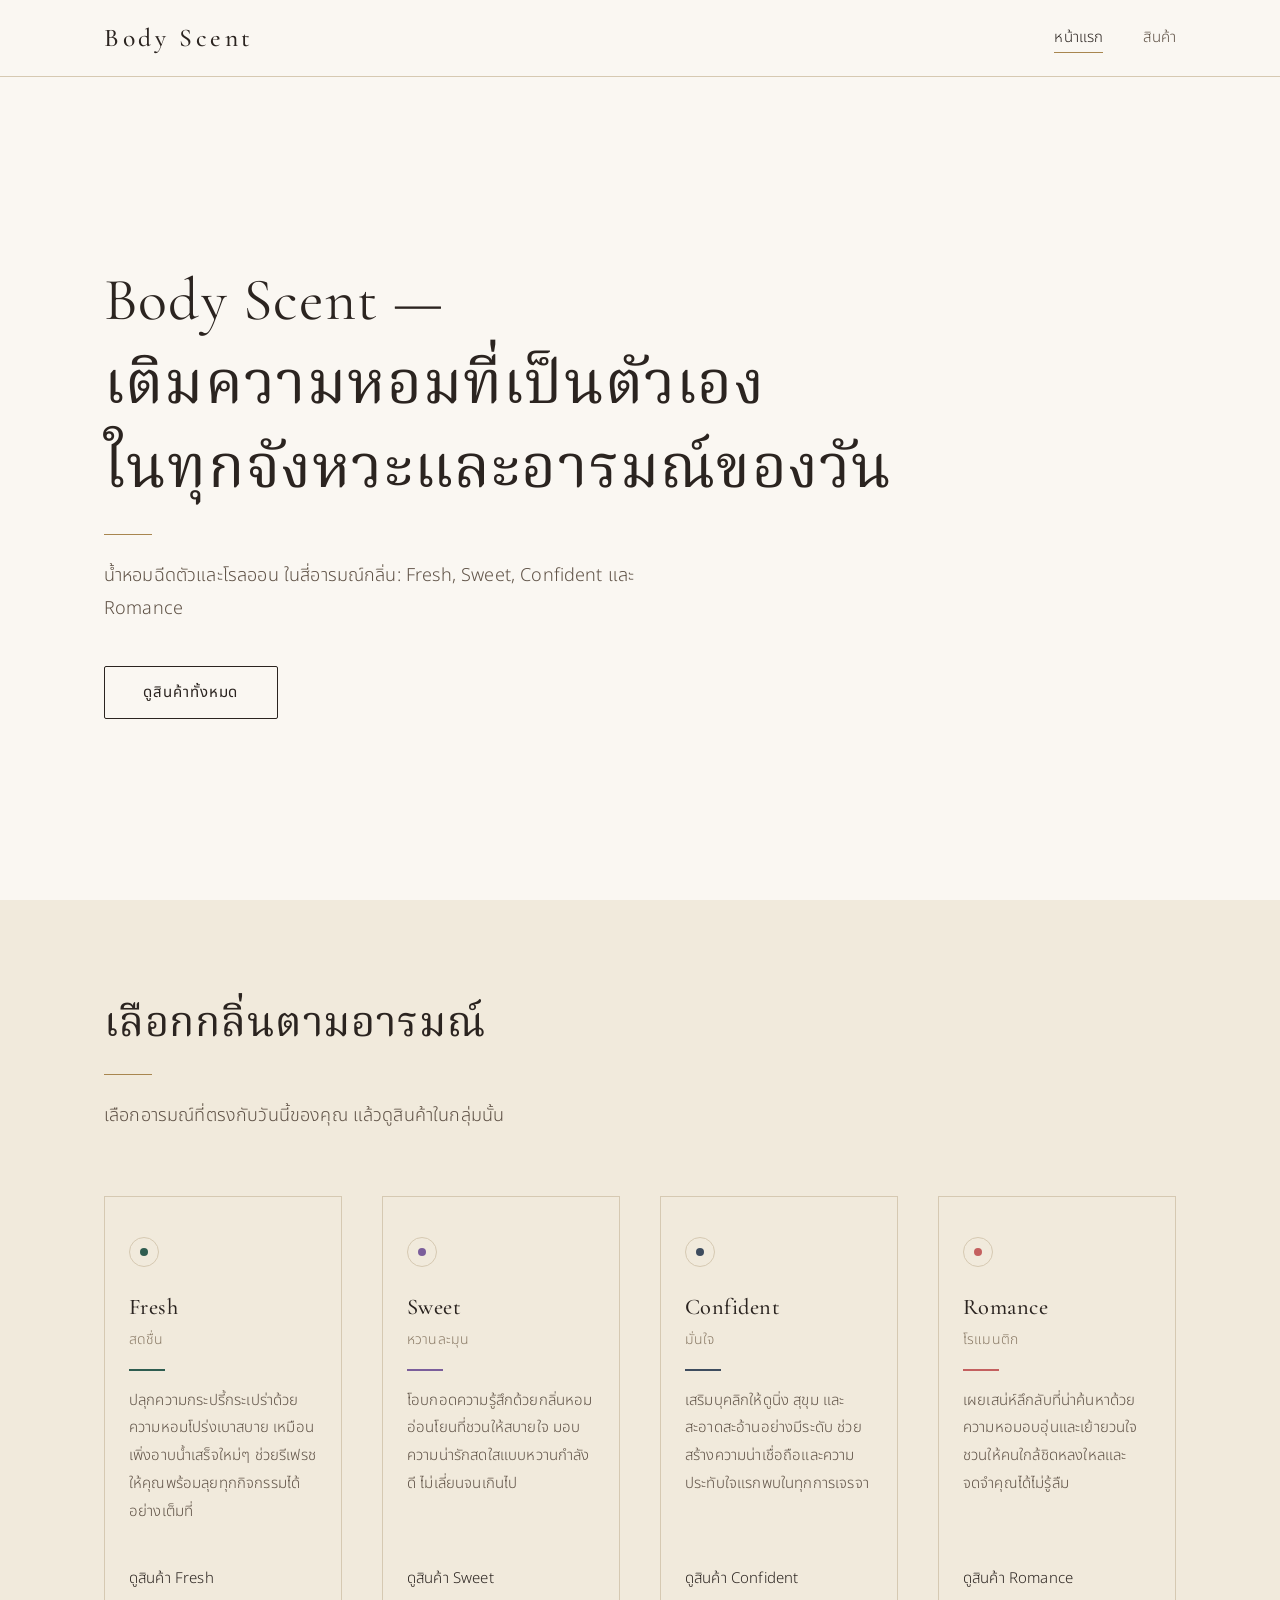
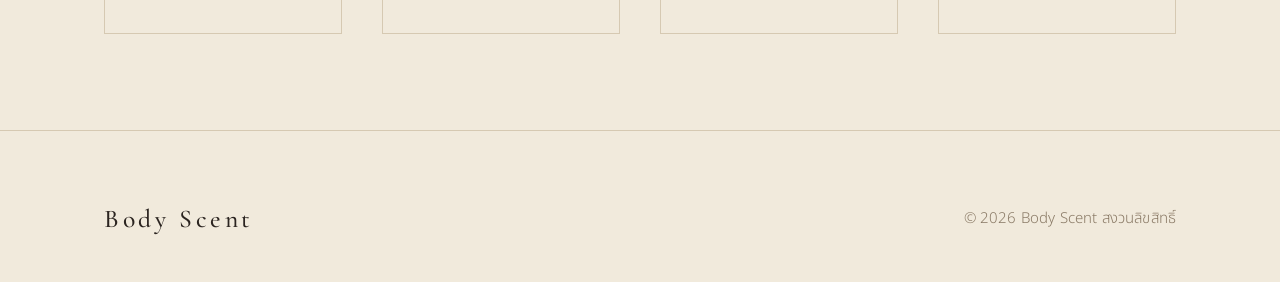
<file: index.html>
<!DOCTYPE html>
<html lang="th">
<head>
  <meta charset="UTF-8">
  <meta name="viewport" content="width=device-width, initial-scale=1">
  <title>Body Scent — น้ำหอมฉีดตัวและโรลออน</title>
  <meta name="description" content="Body Scent เติมความหอมที่เป็นตัวเอง ในทุกจังหวะและอารมณ์ของวัน น้ำหอมฉีดตัวและโรลออน 4 อารมณ์กลิ่น">
  <link rel="stylesheet" href="style.css">

  <!-- สไตล์เฉพาะหน้านี้ (hero เต็มจอ + การ์ด mood) -->
  <style>
    .hero {
      display: flex;
      align-items: center;
      min-height: calc(100vh - 77px);
      min-height: calc(100svh - 77px);
      padding: var(--space-6) 0;
    }

    .hero h1 {
      max-width: 20em;
      margin-bottom: 0;
      font-size: clamp(2rem, 4.8vw, 3.75rem);
      line-height: 1.4;
      text-wrap: balance;
    }

    .hero-line { display: block; }

    .hero .lead { margin-bottom: var(--space-4); }

    .mood-card {
      display: flex;
      flex-direction: column;
      padding: var(--space-4) var(--space-3);
      border: 1px solid var(--line);
      transition: border-color 0.3s ease;
    }

    .mood-card:hover,
    .mood-card:focus-visible { border-color: var(--ink); }

    .mood-icon {
      display: grid;
      place-items: center;
      width: 30px;
      height: 30px;
      margin-bottom: var(--space-3);
      border: 1px solid var(--line);
      border-radius: 50%;
    }

    .mood-icon::after {
      content: "";
      width: 8px;
      height: 8px;
      border-radius: 50%;
      background: var(--mood);
    }

    .mood-card h3 { margin-bottom: 0.25rem; line-height: 1.4; }
    .mood-card p { font-size: 0.9375rem; }

    .mood-card__cta {
      margin-top: auto;
      padding-top: var(--space-3);
      font-size: 0.9375rem;
      color: var(--ink);
    }

    @media (max-width: 720px) {
      .hero {
        min-height: calc(100vh - 116px);
        min-height: calc(100svh - 116px);
        padding: var(--space-5) 0;
      }
    }
  </style>
</head>
<body>

  <header class="site-header">
    <div class="container">
      <a class="brand" href="index.html">Body Scent</a>
      <nav aria-label="เมนูหลัก">
        <ul class="nav">
          <li><a href="index.html" aria-current="page">หน้าแรก</a></li>
          <li><a href="product.html">สินค้า</a></li>
        </ul>
      </nav>
    </div>
  </header>

  <main>
    <section class="hero">
      <div class="container">
        <h1>
          <span class="hero-line">Body Scent —</span>
          <span class="hero-line">เติมความหอมที่เป็นตัวเอง</span>
          <span class="hero-line">ในทุกจังหวะและอารมณ์ของวัน</span>
        </h1>
        <span class="rule" aria-hidden="true"></span>
        <p class="lead">น้ำหอมฉีดตัวและโรลออน ในสี่อารมณ์กลิ่น: Fresh, Sweet, Confident และ Romance</p>
        <a class="btn" href="product.html">ดูสินค้าทั้งหมด</a>
      </div>
    </section>

    <section class="section section--cream" id="moods">
      <div class="container">
        <div class="section-head">
          <h2>เลือกกลิ่นตามอารมณ์</h2>
          <span class="rule" aria-hidden="true"></span>
          <p class="lead">เลือกอารมณ์ที่ตรงกับวันนี้ของคุณ แล้วดูสินค้าในกลุ่มนั้น</p>
        </div>

        <div class="grid grid--4">

          <a class="mood-card mood-fresh" href="product.html?mood=fresh">
            <span class="mood-icon" aria-hidden="true"></span>
            <h3>Fresh</h3>
            <span class="caption">สดชื่น</span>
            <span class="mood-rule" aria-hidden="true"></span>
            <p>ปลุกความกระปรี้กระเปร่าด้วยความหอมโปร่งเบาสบาย เหมือนเพิ่งอาบน้ำเสร็จใหม่ๆ ช่วยรีเฟรชให้คุณพร้อมลุยทุกกิจกรรมได้อย่างเต็มที่</p>
            <span class="mood-card__cta">ดูสินค้า Fresh</span>
          </a>

          <a class="mood-card mood-sweet" href="product.html?mood=sweet">
            <span class="mood-icon" aria-hidden="true"></span>
            <h3>Sweet</h3>
            <span class="caption">หวานละมุน</span>
            <span class="mood-rule" aria-hidden="true"></span>
            <p>โอบกอดความรู้สึกด้วยกลิ่นหอมอ่อนโยนที่ชวนให้สบายใจ มอบความน่ารักสดใสแบบหวานกำลังดี ไม่เลี่ยนจนเกินไป</p>
            <span class="mood-card__cta">ดูสินค้า Sweet</span>
          </a>

          <a class="mood-card mood-confident" href="product.html?mood=confident">
            <span class="mood-icon" aria-hidden="true"></span>
            <h3>Confident</h3>
            <span class="caption">มั่นใจ</span>
            <span class="mood-rule" aria-hidden="true"></span>
            <p>เสริมบุคลิกให้ดูนิ่ง สุขุม และสะอาดสะอ้านอย่างมีระดับ ช่วยสร้างความน่าเชื่อถือและความประทับใจแรกพบในทุกการเจรจา</p>
            <span class="mood-card__cta">ดูสินค้า Confident</span>
          </a>

          <a class="mood-card mood-romance" href="product.html?mood=romance">
            <span class="mood-icon" aria-hidden="true"></span>
            <h3>Romance</h3>
            <span class="caption">โรแมนติก</span>
            <span class="mood-rule" aria-hidden="true"></span>
            <p>เผยเสน่ห์ลึกลับที่น่าค้นหาด้วยความหอมอบอุ่นและเย้ายวนใจ ชวนให้คนใกล้ชิดหลงใหลและจดจำคุณได้ไม่รู้ลืม</p>
            <span class="mood-card__cta">ดูสินค้า Romance</span>
          </a>

        </div>
      </div>
    </section>
  </main>

  <footer class="site-footer">
    <div class="container">
      <a class="brand" href="index.html">Body Scent</a>
      <p>© 2026 Body Scent สงวนลิขสิทธิ์</p>
    </div>
  </footer>

  <script src="script.js"></script>
</body>
</html>
</file>
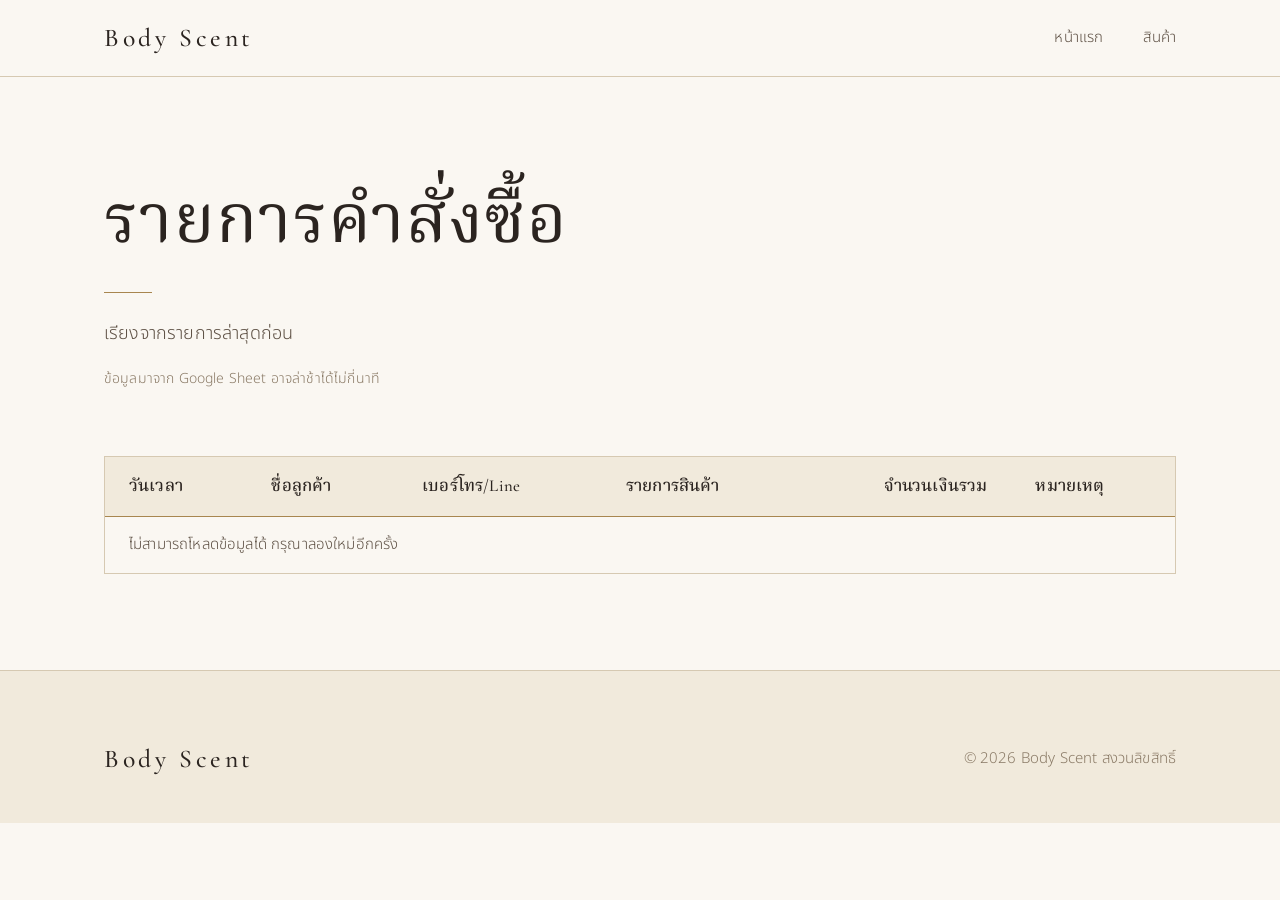
<file: admin.html>
<!DOCTYPE html>
<html lang="th">
<head>
  <meta charset="UTF-8">
  <meta name="viewport" content="width=device-width, initial-scale=1">
  <meta name="robots" content="noindex, nofollow">
  <title>รายการคำสั่งซื้อ | Body Scent</title>
  <link rel="stylesheet" href="style.css">

  <style>
    .page-head h1 { line-height: 1.4; }

    .table-wrap {
      overflow-x: auto;
      border: 1px solid var(--line);
    }

    #ordersTable {
      width: 100%;
      min-width: 820px;
      border-collapse: collapse;
      font-size: 0.9375rem;
      line-height: 1.6;
    }

    #ordersTable th,
    #ordersTable td {
      padding: var(--space-2) var(--space-3);
      text-align: left;
      vertical-align: top;
      border-bottom: 1px solid var(--line);
    }

    #ordersTable thead th {
      font-family: var(--font-display);
      font-size: 1.05rem;
      font-weight: 500;
      color: var(--ink);
      white-space: nowrap;
      background: var(--cream);
      border-bottom: 1px solid var(--bronze);
    }

    #ordersTable tbody td { color: var(--ink-soft); }
    #ordersTable tbody tr:last-child td { border-bottom: 0; }

    #ordersTable th:first-child,
    #ordersTable td:first-child { white-space: nowrap; }

    #ordersTable th:nth-child(5),
    #ordersTable td:nth-child(5) { text-align: right; white-space: nowrap; }
  </style>
</head>
<body>

  <header class="site-header">
    <div class="container">
      <a class="brand" href="index.html">Body Scent</a>
      <nav aria-label="เมนูหลัก">
        <ul class="nav">
          <li><a href="index.html">หน้าแรก</a></li>
          <li><a href="product.html">สินค้า</a></li>
        </ul>
      </nav>
    </div>
  </header>

  <main>
    <section class="section">
      <div class="container">
        <div class="section-head page-head">
          <h1>รายการคำสั่งซื้อ</h1>
          <span class="rule" aria-hidden="true"></span>
          <p class="lead">เรียงจากรายการล่าสุดก่อน</p>
          <p class="caption">ข้อมูลมาจาก Google Sheet อาจล่าช้าได้ไม่กี่นาที</p>
        </div>

        <div class="table-wrap">
          <table id="ordersTable">
            <thead>
              <tr>
                <th scope="col">วันเวลา</th>
                <th scope="col">ชื่อลูกค้า</th>
                <th scope="col">เบอร์โทร/Line</th>
                <th scope="col">รายการสินค้า</th>
                <th scope="col">จำนวนเงินรวม</th>
                <th scope="col">หมายเหตุ</th>
              </tr>
            </thead>
            <tbody></tbody>
          </table>
        </div>
      </div>
    </section>
  </main>

  <footer class="site-footer">
    <div class="container">
      <a class="brand" href="index.html">Body Scent</a>
      <p>© 2026 Body Scent สงวนลิขสิทธิ์</p>
    </div>
  </footer>

  <script src="script.js"></script>
</body>
</html>
</file>
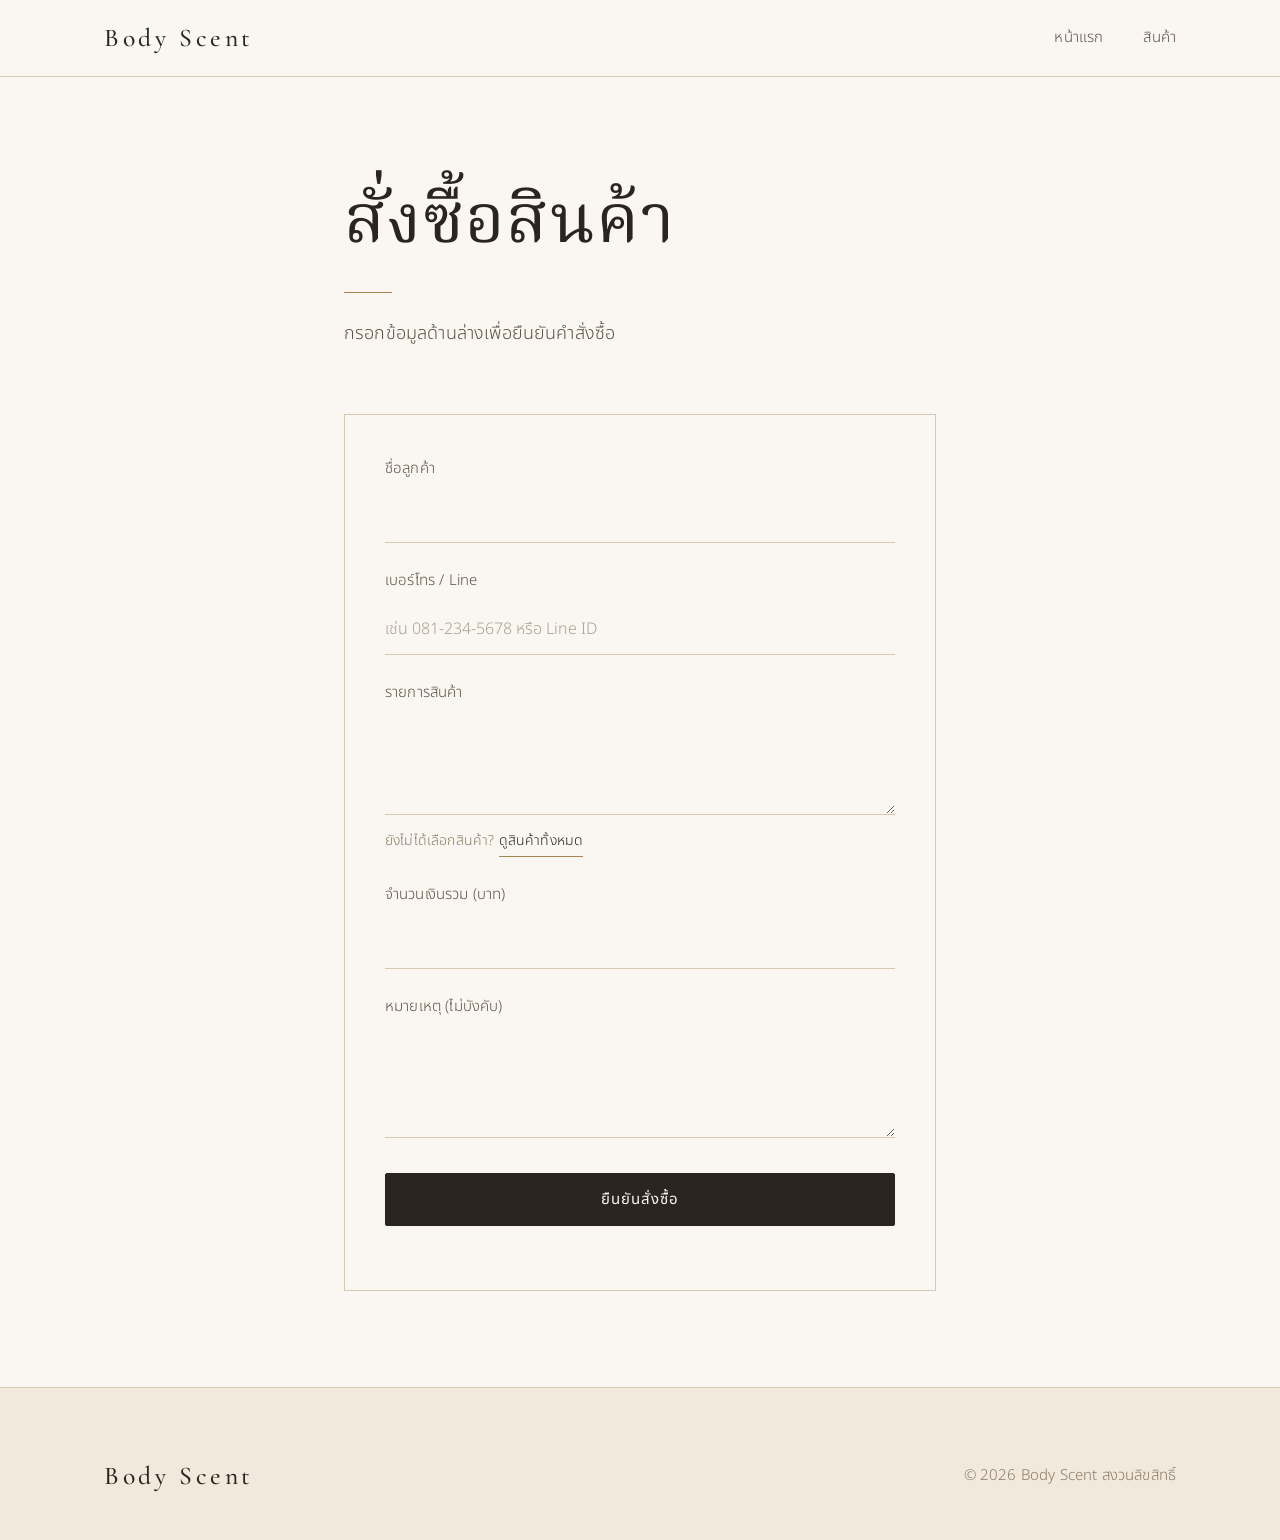
<file: order.html>
<!DOCTYPE html>
<html lang="th">
<head>
  <meta charset="UTF-8">
  <meta name="viewport" content="width=device-width, initial-scale=1">
  <title>สั่งซื้อ | Body Scent</title>
  <meta name="description" content="กรอกข้อมูลเพื่อสั่งซื้อสินค้า Body Scent">
  <link rel="stylesheet" href="style.css">

  <style>
    .page-head h1 { line-height: 1.4; }
    .order-wrap { max-width: 640px; }
    .field textarea#items { min-height: 90px; }
  </style>
</head>
<body>

  <header class="site-header">
    <div class="container">
      <a class="brand" href="index.html">Body Scent</a>
      <nav aria-label="เมนูหลัก">
        <ul class="nav">
          <li><a href="index.html">หน้าแรก</a></li>
          <li><a href="product.html">สินค้า</a></li>
        </ul>
      </nav>
    </div>
  </header>

  <main>
    <section class="section">
      <div class="container order-wrap">
        <div class="section-head page-head">
          <h1>สั่งซื้อสินค้า</h1>
          <span class="rule" aria-hidden="true"></span>
          <p class="lead">กรอกข้อมูลด้านล่างเพื่อยืนยันคำสั่งซื้อ</p>
        </div>

        <form id="orderForm" class="panel">

          <div class="field">
            <label for="customerName">ชื่อลูกค้า</label>
            <input type="text" id="customerName" name="customerName" autocomplete="name" required>
          </div>

          <div class="field">
            <label for="contact">เบอร์โทร / Line</label>
            <input type="text" id="contact" name="contact" placeholder="เช่น 081-234-5678 หรือ Line ID" required>
          </div>

          <div class="field">
            <label for="items">รายการสินค้า</label>
            <textarea id="items" name="items" rows="3" required></textarea>
            <span class="caption">ยังไม่ได้เลือกสินค้า? <a class="link-line" href="product.html">ดูสินค้าทั้งหมด</a></span>
          </div>

          <div class="field">
            <label for="total">จำนวนเงินรวม (บาท)</label>
            <input type="number" id="total" name="total" min="0" step="any" inputmode="decimal" required>
          </div>

          <div class="field">
            <label for="note">หมายเหตุ (ไม่บังคับ)</label>
            <textarea id="note" name="note" rows="3"></textarea>
          </div>

          <button type="submit" class="btn btn--solid btn--block">ยืนยันสั่งซื้อ</button>

          <p id="formMessage" class="form-message" role="status" aria-live="polite"></p>
        </form>
      </div>
    </section>
  </main>

  <footer class="site-footer">
    <div class="container">
      <a class="brand" href="index.html">Body Scent</a>
      <p>© 2026 Body Scent สงวนลิขสิทธิ์</p>
    </div>
  </footer>

  <script src="script.js"></script>
</body>
</html>
</file>
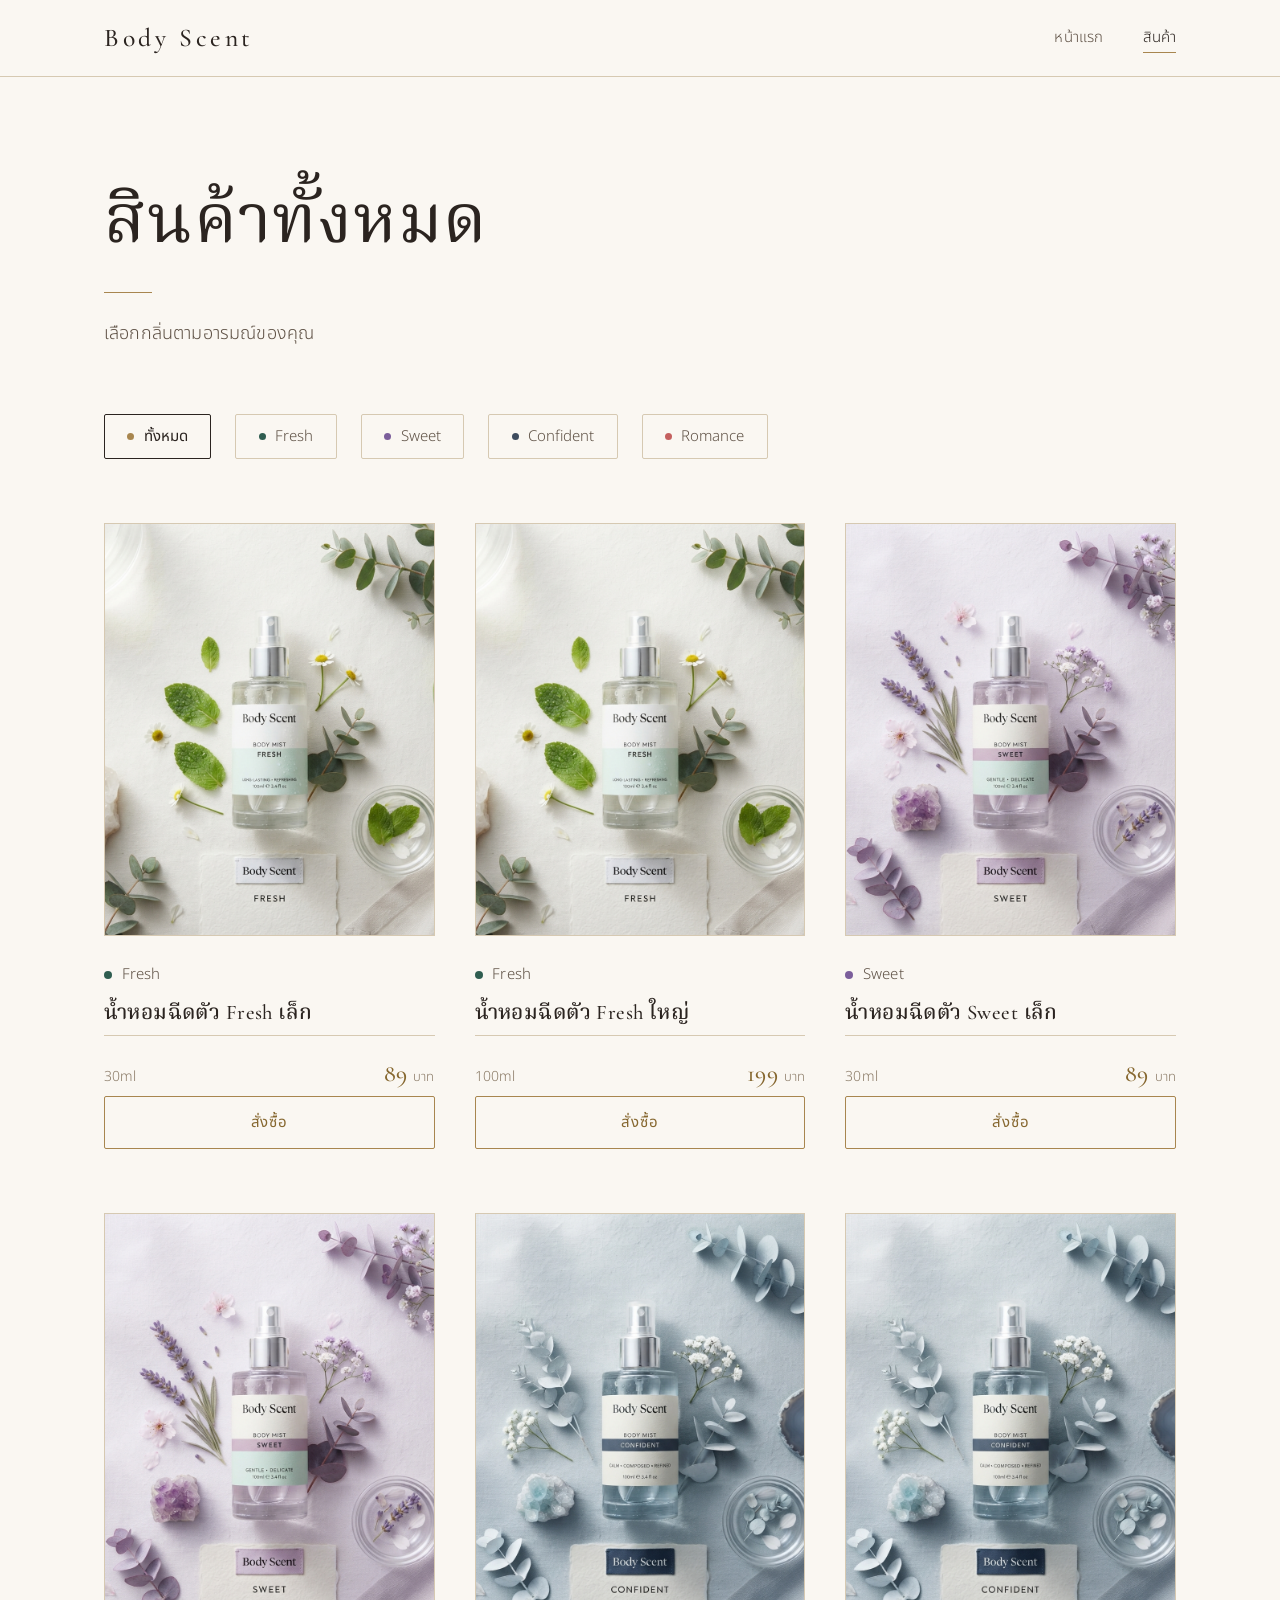
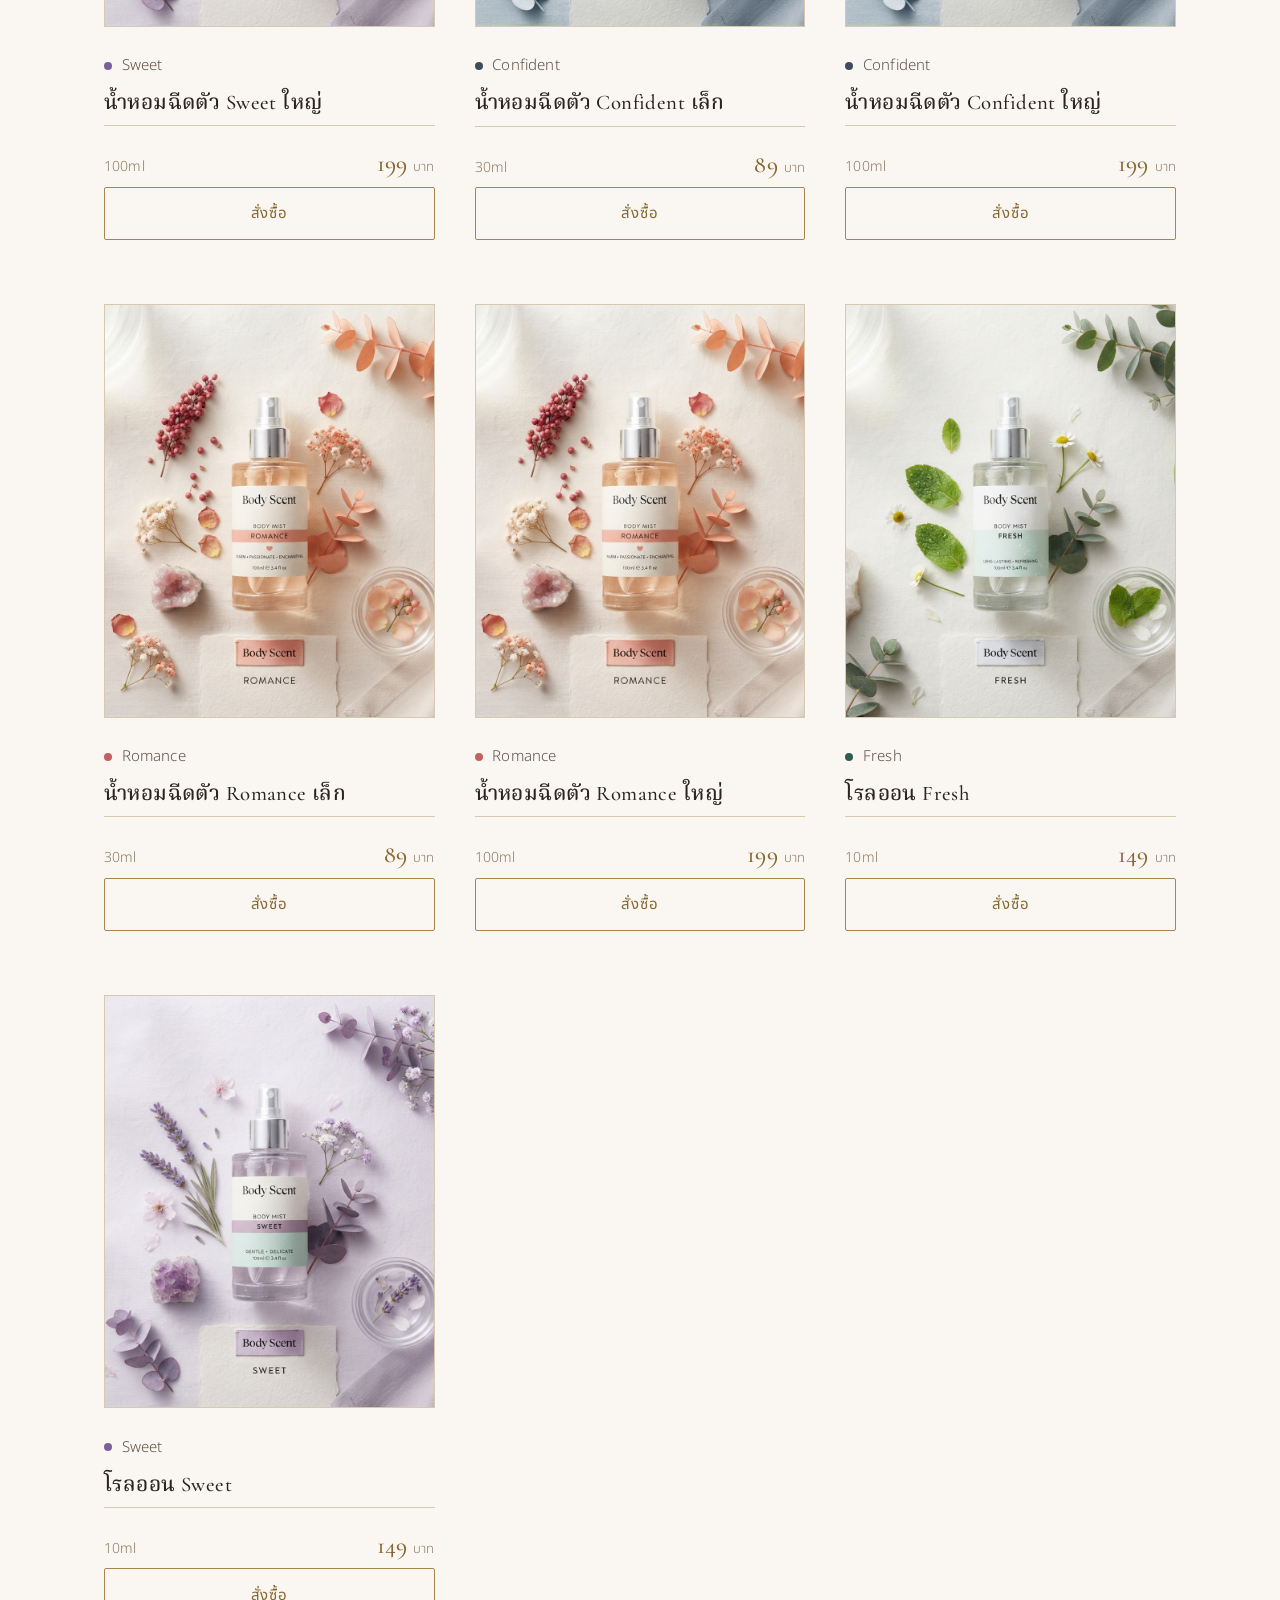
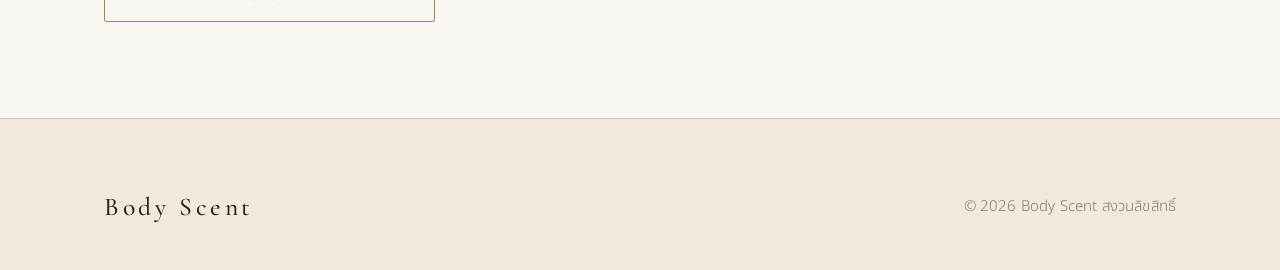
<file: product.html>
<!DOCTYPE html>
<html lang="th">
<head>
  <meta charset="UTF-8">
  <meta name="viewport" content="width=device-width, initial-scale=1">
  <title>สินค้าทั้งหมด | Body Scent</title>
  <meta name="description" content="น้ำหอมฉีดตัวและโรลออน Body Scent เลือกกรองตามอารมณ์กลิ่น Fresh, Sweet, Confident และ Romance">
  <link rel="stylesheet" href="style.css">

  <style>
    .page-head h1 { line-height: 1.4; }
  </style>
</head>
<body>

  <header class="site-header">
    <div class="container">
      <a class="brand" href="index.html">Body Scent</a>
      <nav aria-label="เมนูหลัก">
        <ul class="nav">
          <li><a href="index.html">หน้าแรก</a></li>
          <li><a href="product.html" aria-current="page">สินค้า</a></li>
        </ul>
      </nav>
    </div>
  </header>

  <main>
    <section class="section">
      <div class="container">
        <div class="section-head page-head">
          <h1>สินค้าทั้งหมด</h1>
          <span class="rule" aria-hidden="true"></span>
          <p class="lead">เลือกกลิ่นตามอารมณ์ของคุณ</p>
        </div>

        <div id="filter-bar" class="filter" role="group" aria-label="กรองสินค้าตามอารมณ์กลิ่น"></div>

        <div id="product-list" class="product-grid" aria-live="polite"></div>
        <noscript>
          <p>กรุณาเปิดใช้งาน JavaScript เพื่อดูรายการสินค้า</p>
        </noscript>
      </div>
    </section>
  </main>

  <footer class="site-footer">
    <div class="container">
      <a class="brand" href="index.html">Body Scent</a>
      <p>© 2026 Body Scent สงวนลิขสิทธิ์</p>
    </div>
  </footer>

  <script src="script.js"></script>
</body>
</html>
</file>
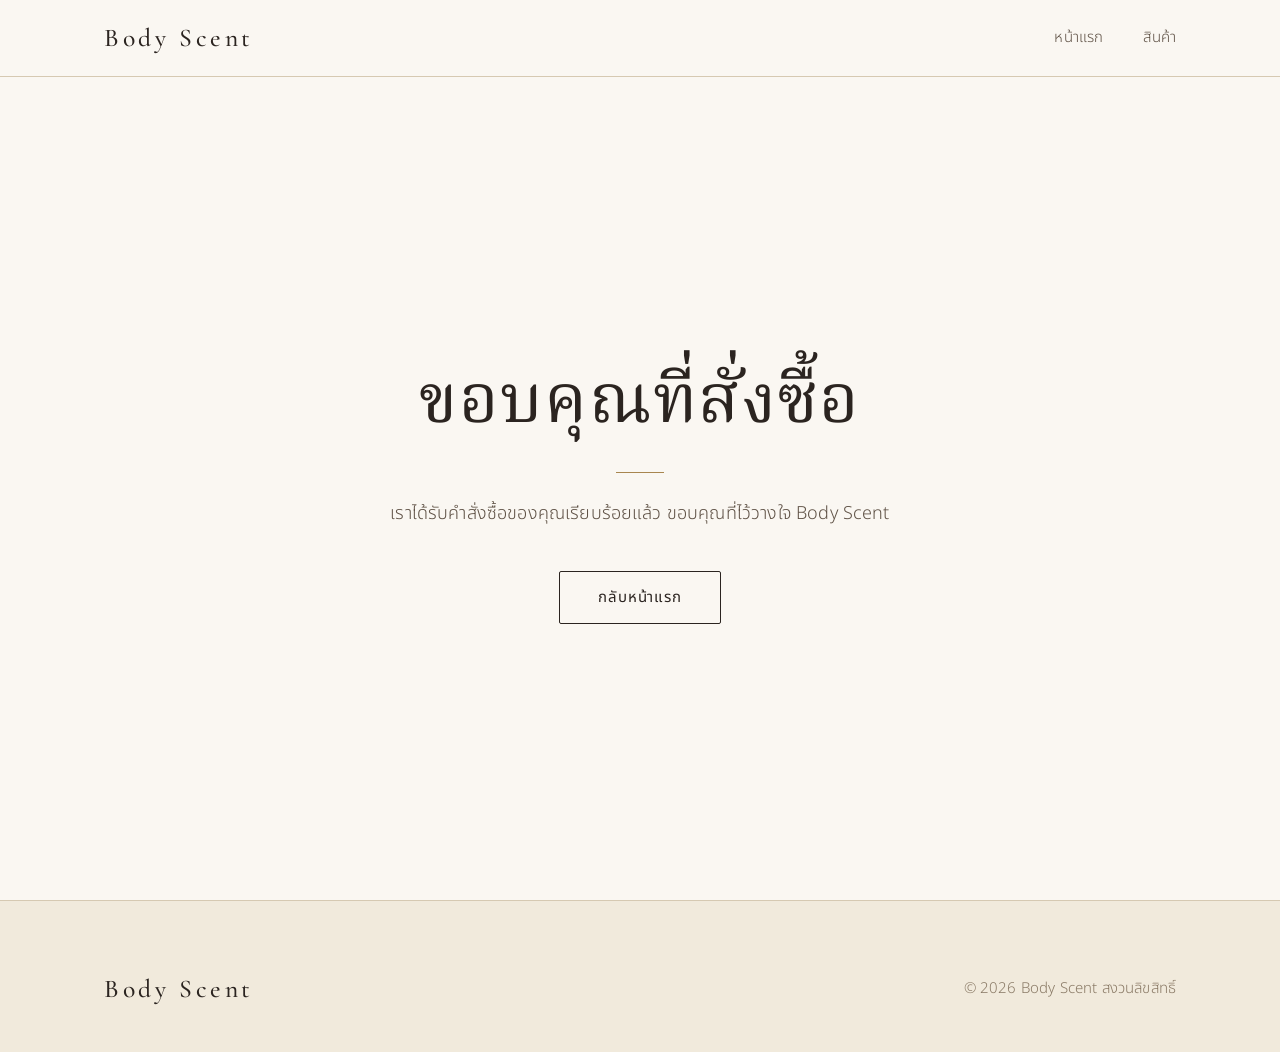
<file: thankyou.html>
<!DOCTYPE html>
<html lang="th">
<head>
  <meta charset="UTF-8">
  <meta name="viewport" content="width=device-width, initial-scale=1">
  <title>ขอบคุณ | Body Scent</title>
  <link rel="stylesheet" href="style.css">

  <style>
    .thanks {
      display: flex;
      align-items: center;
      min-height: calc(100vh - 77px);
      min-height: calc(100svh - 77px);
      padding: var(--space-6) 0;
    }

    .thanks h1 { line-height: 1.4; }
    .thanks p { margin-left: auto; margin-right: auto; margin-bottom: var(--space-4); }

    @media (max-width: 720px) {
      .thanks {
        min-height: calc(100vh - 116px);
        min-height: calc(100svh - 116px);
        padding: var(--space-5) 0;
      }
    }
  </style>
</head>
<body>

  <header class="site-header">
    <div class="container">
      <a class="brand" href="index.html">Body Scent</a>
      <nav aria-label="เมนูหลัก">
        <ul class="nav">
          <li><a href="index.html">หน้าแรก</a></li>
          <li><a href="product.html">สินค้า</a></li>
        </ul>
      </nav>
    </div>
  </header>

  <main>
    <section class="thanks">
      <div class="container text-center">
        <h1>ขอบคุณที่สั่งซื้อ</h1>
        <span class="rule" aria-hidden="true"></span>
        <p class="lead">เราได้รับคำสั่งซื้อของคุณเรียบร้อยแล้ว ขอบคุณที่ไว้วางใจ Body Scent</p>
        <a class="btn" href="index.html">กลับหน้าแรก</a>
      </div>
    </section>
  </main>

  <footer class="site-footer">
    <div class="container">
      <a class="brand" href="index.html">Body Scent</a>
      <p>© 2026 Body Scent สงวนลิขสิทธิ์</p>
    </div>
  </footer>

</body>
</html>
</file>
<file: style.css>
/* ==========================================================
   Body Scent — Theme (ใช้ร่วมกันทุกหน้า)
   โทนพรีเมียม เรียบหรู มินิมอล | ขาว-ครีม-เบจเข้ม + ทอง/บรอนซ์
   ========================================================== */

@import url("https://fonts.googleapis.com/css2?family=Cormorant+Garamond:ital,wght@0,400;0,500;0,600;1,400&family=Noto+Sans+Thai:wght@300;400;500&family=Noto+Serif+Thai:wght@300;400;500&display=swap");

/* ---------- Design tokens ---------- */
:root {
  /* พื้นหลัง */
  --ivory: #faf7f2;
  --cream: #f1eadc;
  --sand: #e2d6c1;

  /* ตัวอักษร */
  --ink: #2b2420;          /* น้ำตาลเข้มเกือบดำ */
  --ink-soft: #5f5246;     /* ข้อความรอง */
  --taupe: #8a7a66;        /* ข้อความจาง / caption */

  /* สีเน้น: ทอง/บรอนซ์อ่อน */
  --bronze: #a8864f;       /* เส้น/ไอคอน */
  --bronze-deep: #86672f;  /* ตัวอักษรสีเน้น (คอนทราสต์ผ่าน) */

  /* เส้นขอบบางๆ */
  --line: #d6c9b2;
  --line-strong: #2b2420;

  /* สี mood — ใช้แค่จุดเล็กๆ */
  --mood-fresh: #2f5d50;      /* เขียวเข้ม */
  --mood-sweet: #7b5e9b;      /* ม่วงกลาง */
  --mood-confident: #3e4c5e;  /* น้ำเงินเทาเข้ม */
  --mood-romance: #c4605f;    /* แดงอ่อน */

  /* ฟอนต์ (ฝั่งไทยใช้ Noto Serif/Sans Thai เป็นตัวสำรองอัตโนมัติ) */
  --font-display: "Cormorant Garamond", "Noto Serif Thai", Georgia, "Times New Roman", serif;
  --font-body: "Noto Sans Thai", "Helvetica Neue", Arial, sans-serif;

  /* ระยะห่าง */
  --space-1: 0.5rem;
  --space-2: 1rem;
  --space-3: 1.5rem;
  --space-4: 2.5rem;
  --space-5: 4rem;
  --space-6: 6rem;
  --space-7: 9rem;

  --container: 1120px;
  --radius: 2px;
}

/* ---------- Reset / Base ---------- */
*,
*::before,
*::after {
  box-sizing: border-box;
}

html {
  scroll-behavior: smooth;
  -webkit-text-size-adjust: 100%;
}

body {
  margin: 0;
  background: var(--ivory);
  color: var(--ink);
  font-family: var(--font-body);
  font-weight: 300;
  font-size: 1rem;
  line-height: 1.85;
  letter-spacing: 0.01em;
  -webkit-font-smoothing: antialiased;
}

img {
  display: block;
  max-width: 100%;
  height: auto;
}

a {
  color: inherit;
  text-decoration: none;
}

p {
  margin: 0 0 var(--space-2);
  color: var(--ink-soft);
  max-width: 62ch;
}

::selection {
  background: var(--sand);
  color: var(--ink);
}

:focus-visible {
  outline: 1px solid var(--bronze-deep);
  outline-offset: 4px;
}

/* ---------- Typography ---------- */
h1,
h2,
h3,
h4 {
  margin: 0 0 var(--space-3);
  font-family: var(--font-display);
  font-weight: 500;
  color: var(--ink);
  line-height: 1.3;
  letter-spacing: 0.02em;
}

h1 { font-size: clamp(2.4rem, 5.5vw, 4.25rem); font-weight: 400; line-height: 1.2; }
h2 { font-size: clamp(1.8rem, 3.4vw, 2.6rem); font-weight: 400; }
h3 { font-size: 1.4rem; }
h4 { font-size: 1.15rem; }

.lead {
  font-size: 1.125rem;
  color: var(--ink-soft);
  max-width: 54ch;
}

.caption {
  font-size: 0.875rem;
  color: var(--taupe);
}

.text-center { text-align: center; }
.text-center p,
.text-center .lead { margin-left: auto; margin-right: auto; }

/* เส้นทองสั้นๆ ใต้หัวข้อ */
.rule {
  display: block;
  width: 48px;
  height: 1px;
  margin: var(--space-3) 0;
  background: var(--bronze);
  border: 0;
}
.text-center .rule { margin-left: auto; margin-right: auto; }

/* ---------- Layout ---------- */
.container {
  width: 100%;
  max-width: var(--container);
  margin: 0 auto;
  padding: 0 var(--space-3);
}

.section {
  padding: var(--space-6) 0;
}

.section--cream { background: var(--cream); }
.section--tight { padding: var(--space-5) 0; }

.section-head {
  margin-bottom: var(--space-5);
}

.grid {
  display: grid;
  gap: var(--space-4);
}
.grid--2 { grid-template-columns: repeat(2, 1fr); }
.grid--3 { grid-template-columns: repeat(3, 1fr); }
.grid--4 { grid-template-columns: repeat(4, 1fr); }

.split {
  display: grid;
  grid-template-columns: 1fr 1fr;
  gap: var(--space-5);
  align-items: center;
}

/* ---------- Header / Nav ---------- */
.site-header {
  position: sticky;
  top: 0;
  z-index: 50;
  background: rgba(250, 247, 242, 0.94);
  backdrop-filter: blur(6px);
  border-bottom: 1px solid var(--line);
}

.site-header .container {
  display: flex;
  align-items: center;
  justify-content: space-between;
  min-height: 76px;
}

.brand {
  font-family: var(--font-display);
  font-size: 1.6rem;
  font-weight: 500;
  letter-spacing: 0.14em;
  color: var(--ink);
}

.nav {
  display: flex;
  align-items: center;
  gap: var(--space-4);
  list-style: none;
  margin: 0;
  padding: 0;
}

.nav a {
  position: relative;
  padding: 0.25rem 0;
  font-size: 0.9375rem;
  color: var(--ink-soft);
  transition: color 0.25s ease;
}

.nav a::after {
  content: "";
  position: absolute;
  left: 0;
  bottom: 0;
  width: 100%;
  height: 1px;
  background: var(--bronze);
  transform: scaleX(0);
  transform-origin: left;
  transition: transform 0.3s ease;
}

.nav a:hover,
.nav a[aria-current="page"] { color: var(--ink); }
.nav a:hover::after,
.nav a[aria-current="page"]::after { transform: scaleX(1); }

/* ---------- Hero ---------- */
.hero {
  padding: var(--space-7) 0 var(--space-6);
}

.hero p { margin-bottom: var(--space-4); }

/* ---------- Buttons (เส้นบาง สีเข้มนุ่มตา) ---------- */
.btn {
  display: inline-block;
  padding: 0.95rem 2.4rem;
  font-family: var(--font-body);
  font-size: 0.9375rem;
  font-weight: 400;
  letter-spacing: 0.06em;
  line-height: 1.4;
  color: var(--ink);
  background: transparent;
  border: 1px solid var(--line-strong);
  border-radius: var(--radius);
  cursor: pointer;
  transition: background 0.3s ease, color 0.3s ease, border-color 0.3s ease;
}

.btn:hover {
  background: var(--ink);
  color: var(--ivory);
}

.btn--solid {
  background: var(--ink);
  color: var(--ivory);
}
.btn--solid:hover {
  background: transparent;
  color: var(--ink);
}

.btn--gold {
  border-color: var(--bronze);
  color: var(--bronze-deep);
}
.btn--gold:hover {
  background: var(--bronze-deep);
  border-color: var(--bronze-deep);
  color: var(--ivory);
}

.btn--block { display: block; width: 100%; text-align: center; }

.btn:disabled,
.btn[aria-disabled="true"] {
  opacity: 0.45;
  cursor: not-allowed;
}

.link-line {
  display: inline-block;
  padding-bottom: 2px;
  border-bottom: 1px solid var(--bronze);
  color: var(--ink);
  transition: color 0.25s ease, border-color 0.25s ease;
}
.link-line:hover { color: var(--bronze-deep); border-color: var(--bronze-deep); }

/* ---------- Mood dots (แตะสีเบาๆ แค่จุดเล็กๆ) ---------- */
.mood-fresh     { --mood: var(--mood-fresh); }
.mood-sweet     { --mood: var(--mood-sweet); }
.mood-confident { --mood: var(--mood-confident); }
.mood-romance   { --mood: var(--mood-romance); }

.mood-dot {
  display: inline-block;
  width: 8px;
  height: 8px;
  border-radius: 50%;
  background: var(--mood, var(--bronze));
  vertical-align: middle;
}

/* ชื่อ mood มีจุดสีนำหน้า */
.mood-label {
  display: inline-flex;
  align-items: center;
  gap: 0.6rem;
  font-size: 0.9375rem;
  color: var(--ink-soft);
}
.mood-label::before {
  content: "";
  width: 8px;
  height: 8px;
  border-radius: 50%;
  background: var(--mood, var(--bronze));
}

/* เส้นสั้นใต้หัวข้อที่เปลี่ยนสีตาม mood */
.mood-rule {
  display: block;
  width: 36px;
  height: 2px;
  margin: var(--space-2) 0;
  background: var(--mood, var(--bronze));
  border: 0;
}

/* ---------- Filter (เลือก mood) ---------- */
.filter {
  display: flex;
  flex-wrap: wrap;
  gap: var(--space-2) var(--space-3);
  margin-bottom: var(--space-5);
  padding: 0;
  list-style: none;
}

.filter button {
  display: inline-flex;
  align-items: center;
  gap: 0.6rem;
  padding: 0.6rem 1.4rem;
  font-family: var(--font-body);
  font-size: 0.9375rem;
  font-weight: 300;
  color: var(--ink-soft);
  background: transparent;
  border: 1px solid var(--line);
  border-radius: var(--radius);
  cursor: pointer;
  transition: border-color 0.25s ease, color 0.25s ease;
}

.filter button::before {
  content: "";
  width: 7px;
  height: 7px;
  border-radius: 50%;
  background: var(--mood, var(--bronze));
}

.filter button:hover { border-color: var(--ink); color: var(--ink); }
.filter button.is-active,
.filter button[aria-pressed="true"] {
  border-color: var(--ink);
  color: var(--ink);
  font-weight: 400;
}

/* ---------- Product card ---------- */
.product-grid {
  display: grid;
  grid-template-columns: repeat(auto-fill, minmax(240px, 1fr));
  gap: var(--space-5) var(--space-4);
}

.product-card {
  display: flex;
  flex-direction: column;
  background: transparent;
}

.product-card__media {
  aspect-ratio: 4 / 5;
  overflow: hidden;
  background: var(--cream);
  border: 1px solid var(--line);
}

.product-card__media img {
  width: 100%;
  height: 100%;
  object-fit: cover;
}

.product-card__body {
  display: flex;
  flex-direction: column;
  flex: 1;
  padding-top: var(--space-3);
}

.product-card__meta {
  margin-bottom: var(--space-1);
}

.product-card__name {
  margin-bottom: var(--space-1);
  font-size: 1.3rem;
  line-height: 1.4;
}

.product-card__desc {
  flex: 1;
  margin-bottom: var(--space-2);
  font-size: 0.9375rem;
  color: var(--taupe);
}

.product-card__foot {
  display: flex;
  align-items: baseline;
  justify-content: space-between;
  gap: var(--space-2);
  padding-top: var(--space-2);
  border-top: 1px solid var(--line);
}

.price {
  font-family: var(--font-display);
  font-size: 1.5rem;
  font-weight: 500;
  color: var(--bronze-deep);
}

.price small {
  font-family: var(--font-body);
  font-size: 0.8125rem;
  font-weight: 300;
  color: var(--taupe);
}

.size-tag {
  font-size: 0.875rem;
  color: var(--taupe);
}

/* ---------- Generic panel (กล่องเส้นบาง ไม่ลงสีพื้น) ---------- */
.panel {
  padding: var(--space-4);
  border: 1px solid var(--line);
  background: transparent;
}

/* ---------- Form (ฟอร์มสั่งซื้อ) ---------- */
.field { margin-bottom: var(--space-3); }

.field label {
  display: block;
  margin-bottom: var(--space-1);
  font-size: 0.9375rem;
  color: var(--ink-soft);
}

.field input,
.field select,
.field textarea {
  width: 100%;
  padding: 0.85rem 0;
  font-family: var(--font-body);
  font-size: 1rem;
  font-weight: 300;
  color: var(--ink);
  background: transparent;
  border: 0;
  border-bottom: 1px solid var(--line);
  border-radius: 0;
  transition: border-color 0.25s ease;
}

.field textarea { min-height: 110px; resize: vertical; }

.field input:focus,
.field select:focus,
.field textarea:focus {
  outline: none;
  border-bottom-color: var(--bronze-deep);
}

.field input::placeholder,
.field textarea::placeholder { color: var(--taupe); opacity: 0.7; }

.form-message {
  margin-top: var(--space-3);
  font-size: 0.9375rem;
  color: var(--ink-soft);
}
.form-message--error { color: var(--mood-romance); }

/* ---------- Footer ---------- */
.site-footer {
  padding: var(--space-5) 0 var(--space-4);
  border-top: 1px solid var(--line);
  background: var(--cream);
  color: var(--ink-soft);
  font-size: 0.9375rem;
}

.site-footer .container {
  display: flex;
  flex-wrap: wrap;
  align-items: center;
  justify-content: space-between;
  gap: var(--space-3);
}

.site-footer p { margin: 0; color: var(--taupe); }

/* ---------- Responsive ---------- */
@media (max-width: 960px) {
  .grid--4 { grid-template-columns: repeat(2, 1fr); }
  .grid--3 { grid-template-columns: repeat(2, 1fr); }
  .split { gap: var(--space-4); }
}

@media (max-width: 720px) {
  body { line-height: 1.8; }

  .section { padding: var(--space-5) 0; }
  .section-head { margin-bottom: var(--space-4); }
  .hero { padding: var(--space-6) 0 var(--space-5); }

  .grid--2,
  .grid--3,
  .grid--4,
  .split { grid-template-columns: 1fr; }

  .site-header .container {
    flex-direction: column;
    justify-content: center;
    gap: var(--space-1);
    padding-top: var(--space-2);
    padding-bottom: var(--space-2);
  }
  .nav { gap: var(--space-3); }

  .product-grid {
    grid-template-columns: repeat(2, 1fr);
    gap: var(--space-4) var(--space-2);
  }
  .product-card__name { font-size: 1.1rem; }
  .product-card__desc { display: none; }
  .product-card__foot { flex-direction: column; align-items: flex-start; gap: 0; }

  .panel { padding: var(--space-3); }
  .btn { padding: 0.9rem 1.8rem; }
  .site-footer .container { flex-direction: column; text-align: center; }
}

@media (max-width: 420px) {
  .product-grid { grid-template-columns: 1fr; }
  .product-card__desc { display: block; }
}

@media (prefers-reduced-motion: reduce) {
  html { scroll-behavior: auto; }
  *,
  *::before,
  *::after { transition: none !important; animation: none !important; }
}
</file>
